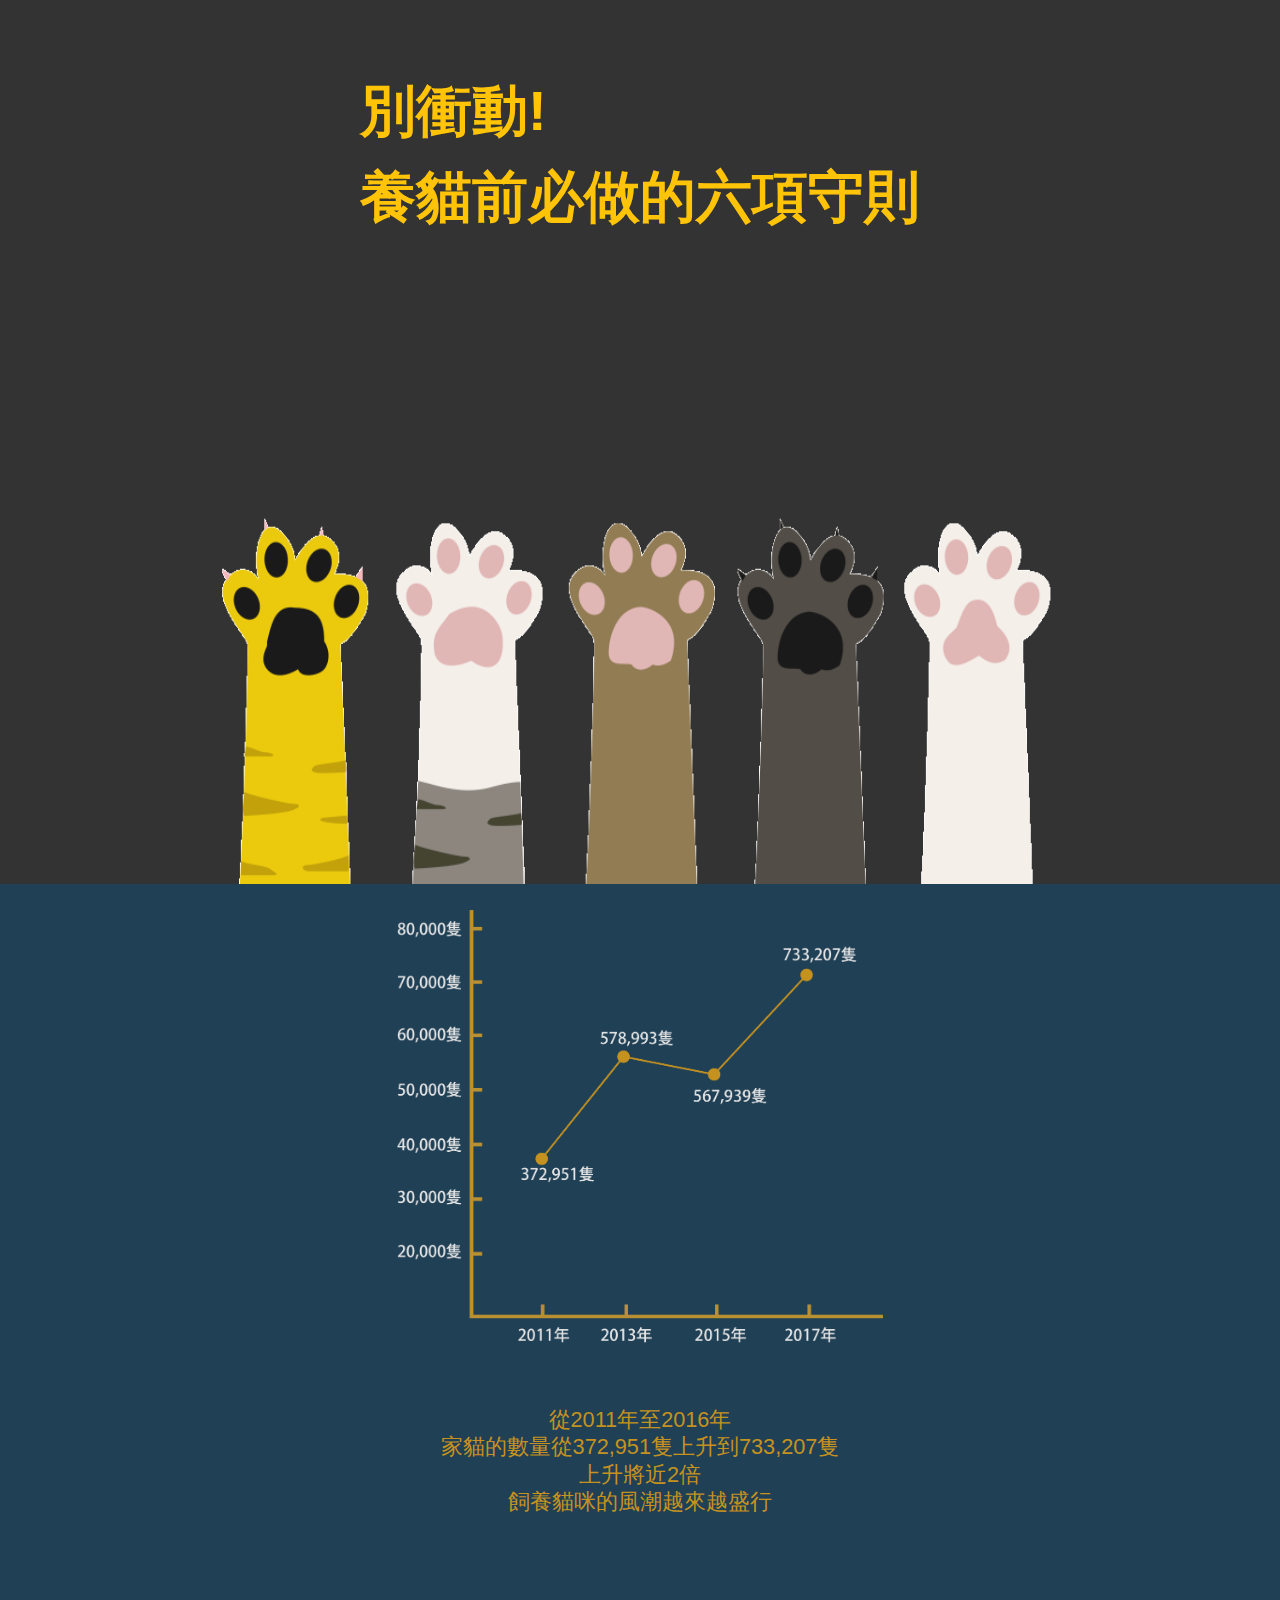
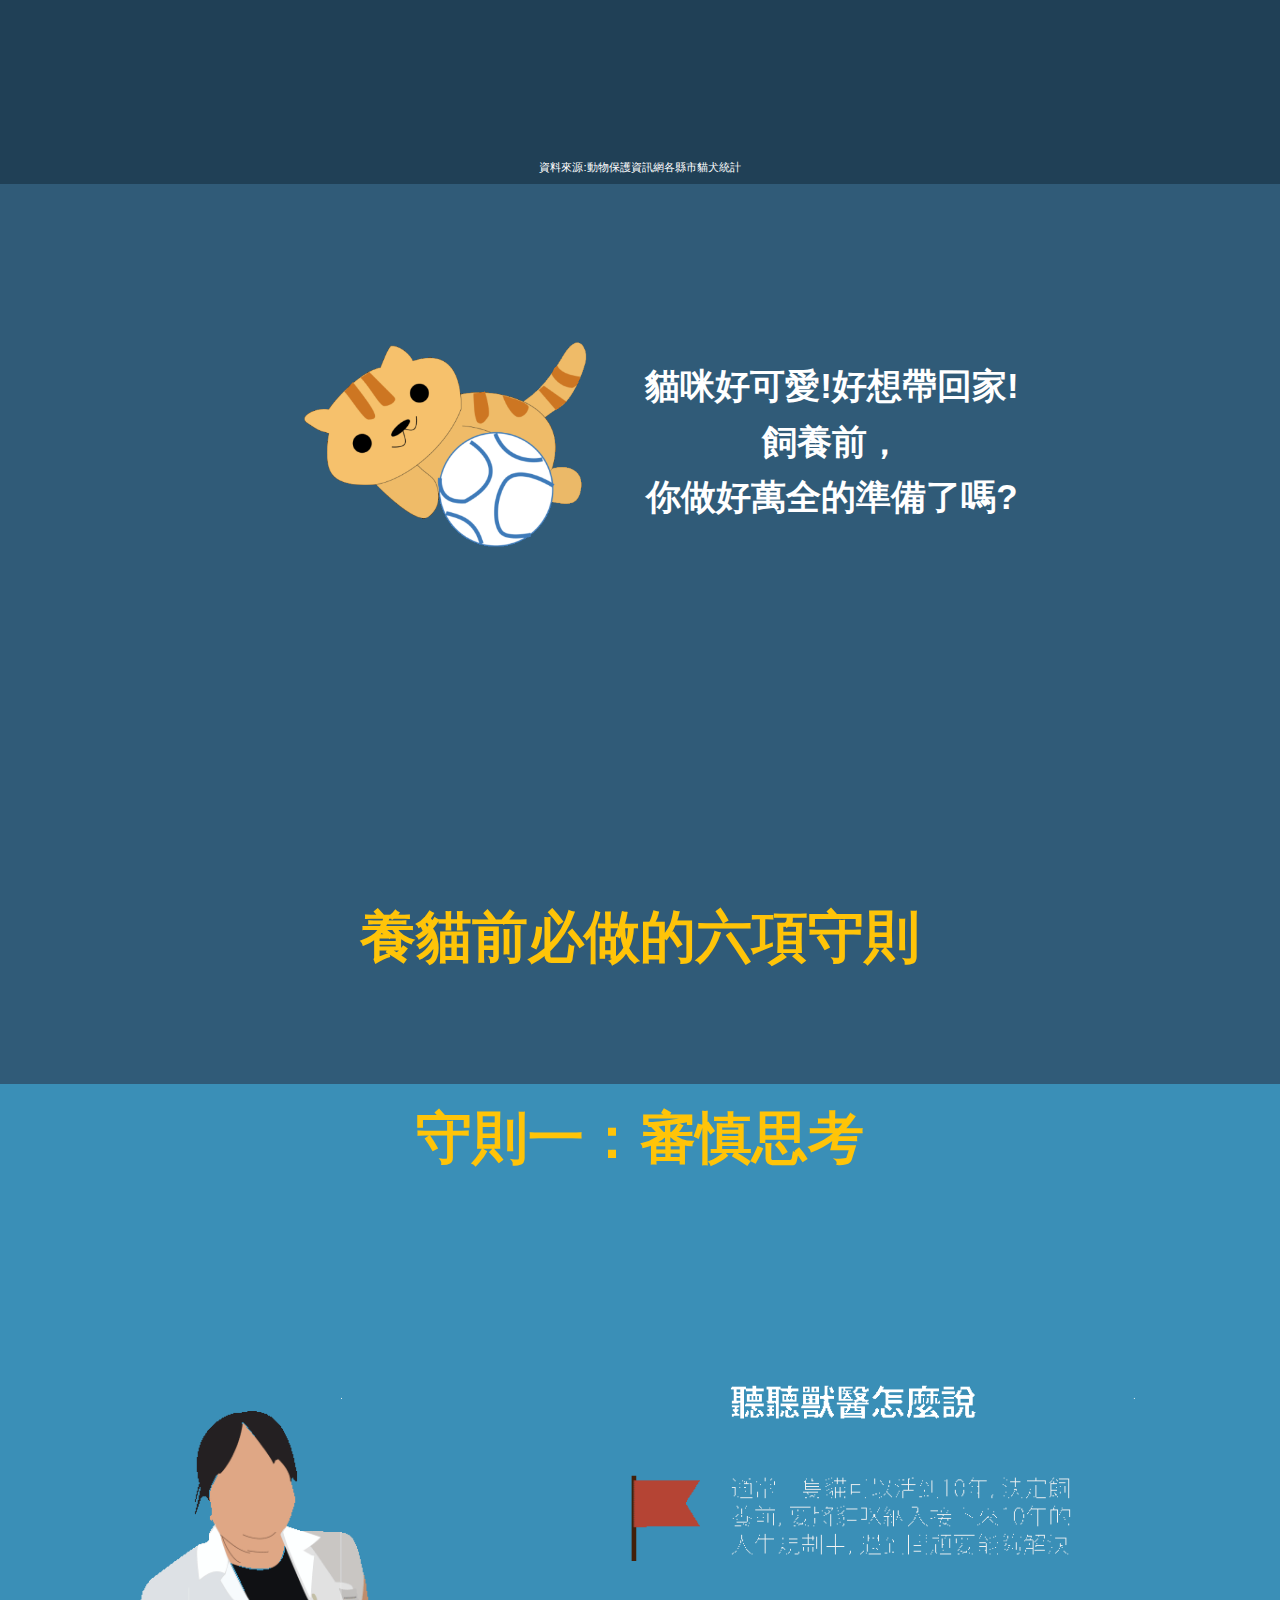
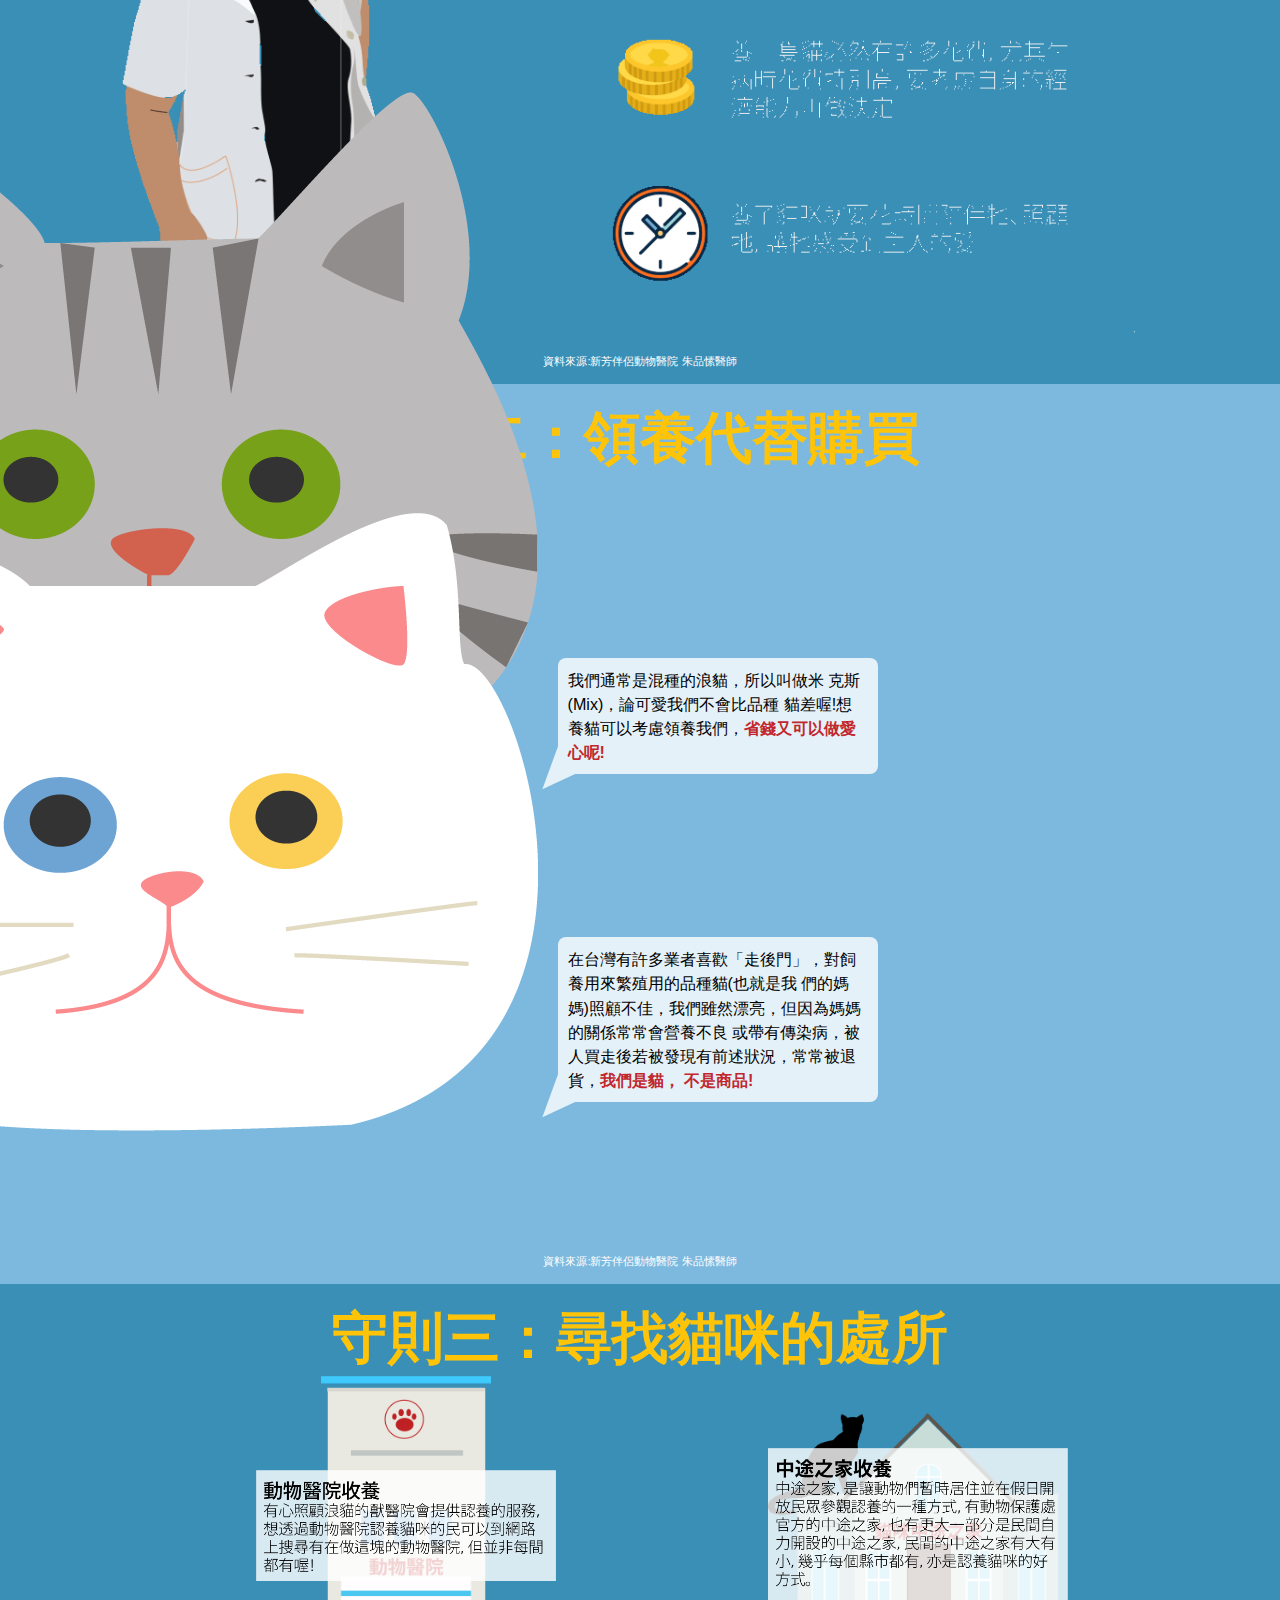
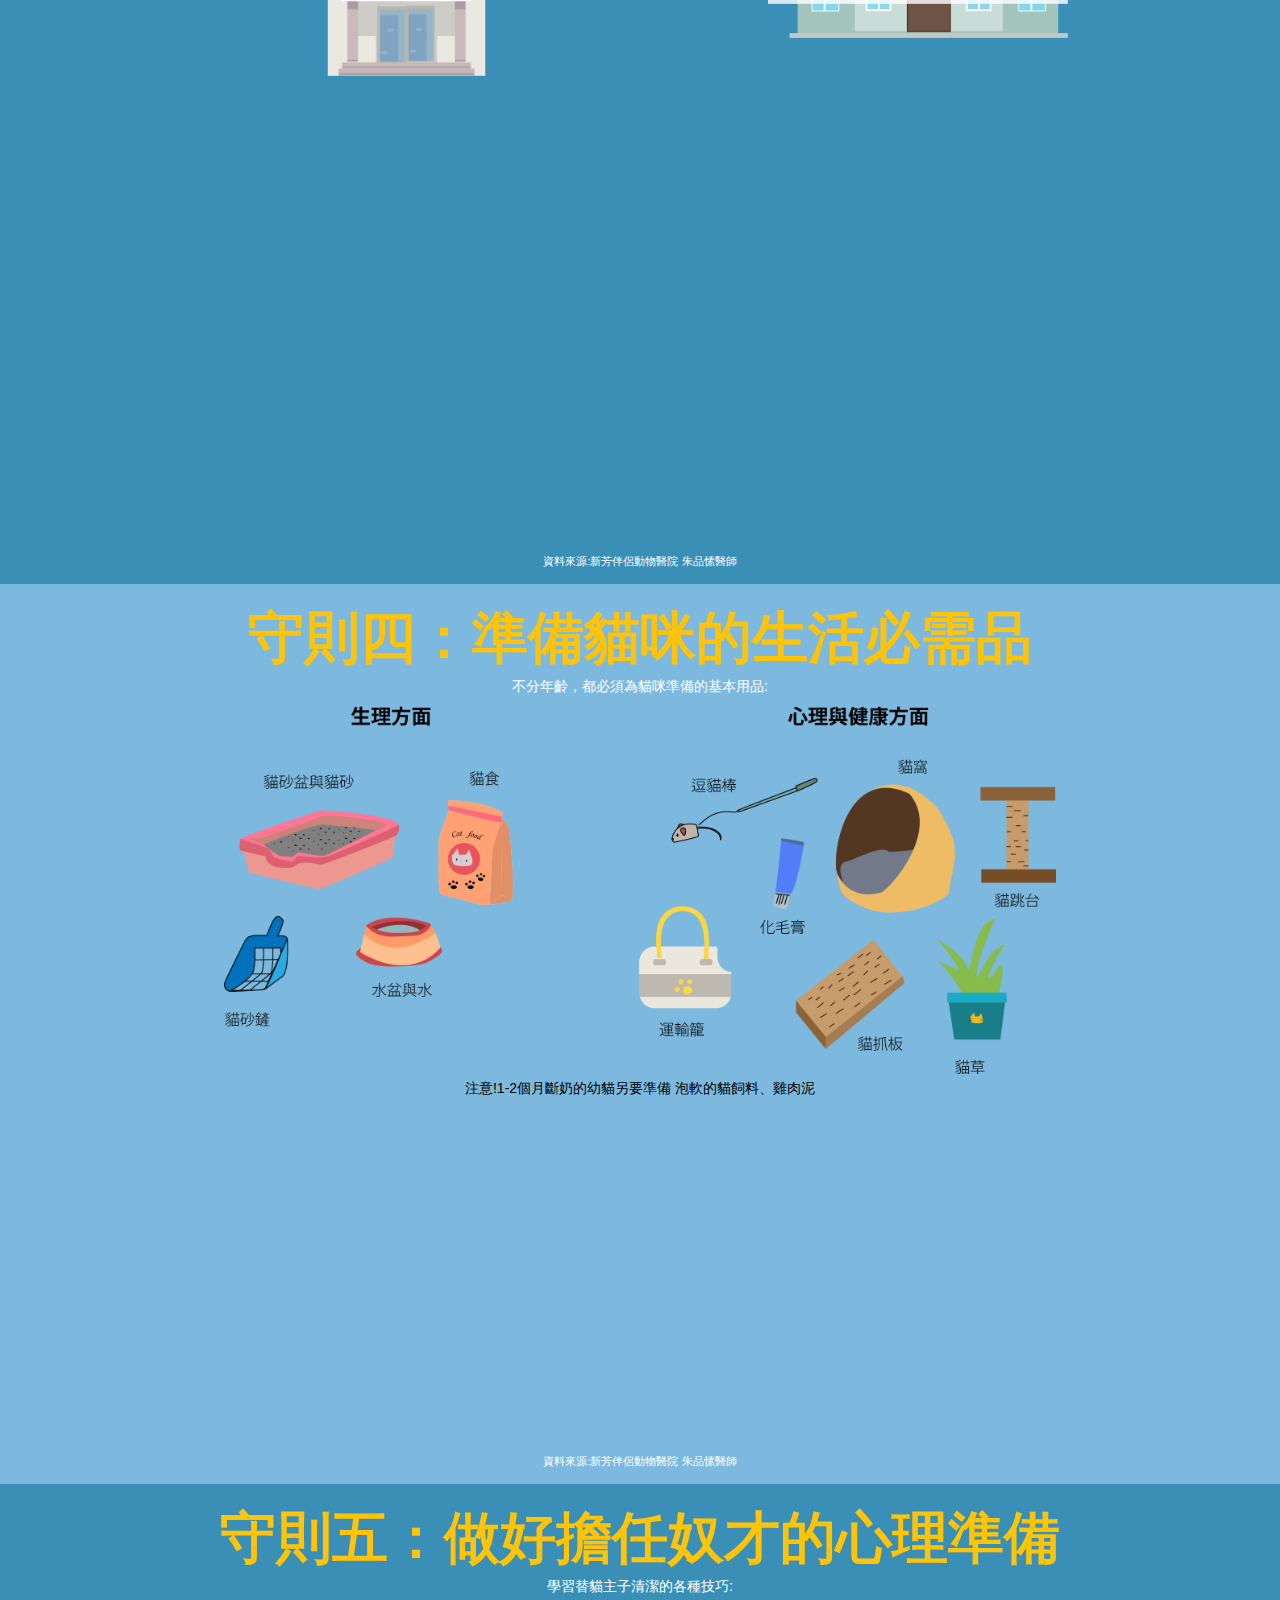
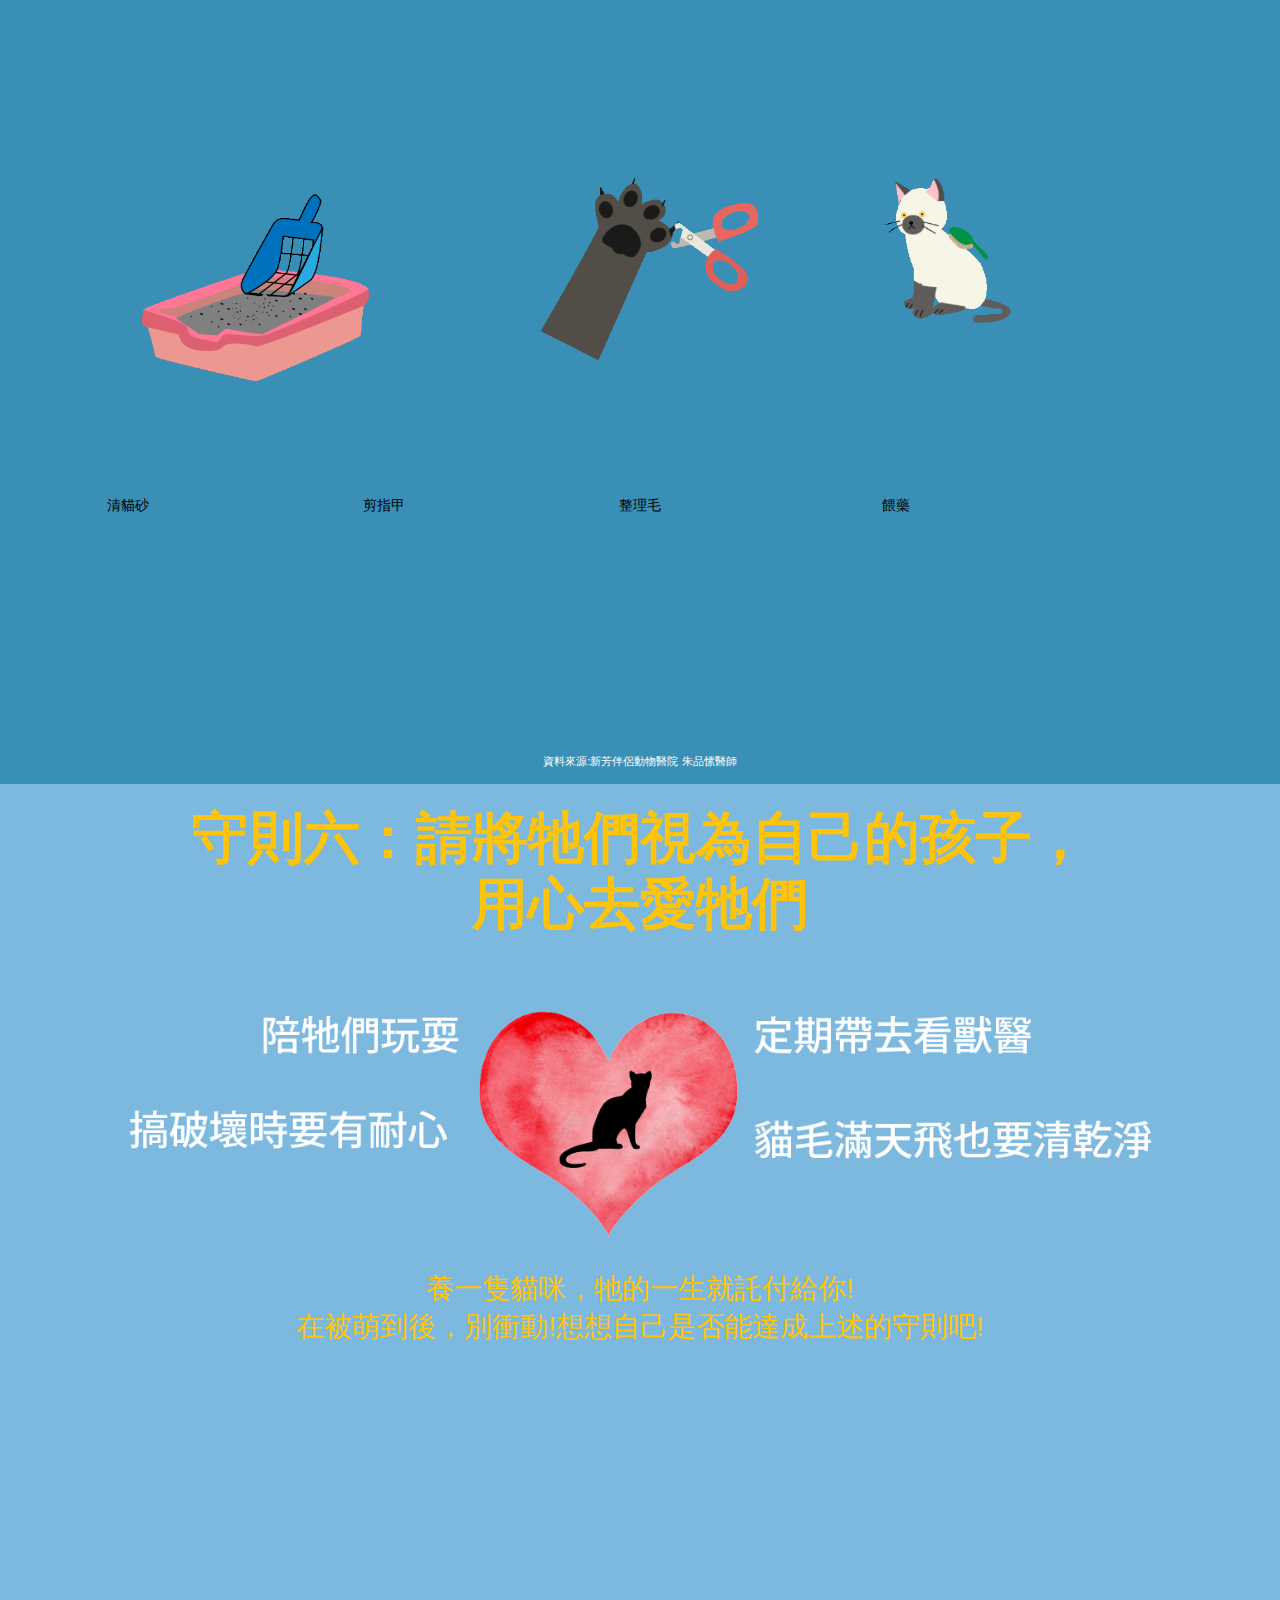
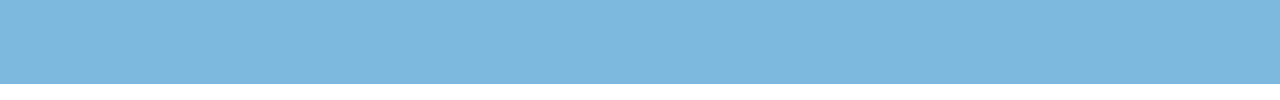
<file: docs/index.html>
<!DOCTYPE html>
<html>
    <script src="https://ajax.googleapis.com/ajax/libs/jquery/3.3.1/jquery.min.js"></script>
    <link rel="stylesheet" href="https://maxcdn.bootstrapcdn.com/bootstrap/3.3.7/css/bootstrap.min.css" integrity="sha384-BVYiiSIFeK1dGmJRAkycuHAHRg32OmUcww7on3RYdg4Va+PmSTsz/K68vbdEjh4u" crossorigin="anonymous">
    <script src="https://maxcdn.bootstrapcdn.com/bootstrap/3.3.7/js/bootstrap.min.js" integrity="sha384-Tc5IQib027qvyjSMfHjOMaLkfuWVxZxUPnCJA7l2mCWNIpG9mGCD8wGNIcPD7Txa" crossorigin="anonymous"></script>
    <script src="script.js"></script>
    <link rel="stylesheet" href="style.css">

<body>
    <div class="container-fluid">
        <section id="page-1" class="">
            <div class="title">
                <span>
                    <p>別衝動!</p>
                    <p class="visible-xs">養貓前必做的</p>
                    <p class="visible-xs">六項守則</p>
                    <p class="hidden-xs">養貓前必做的六項守則</p>
                </span>
            </div>
            <img src="img/1.gif">
        </section>

        <section id="page-2" class="">
            <img src="img/2.png">
            <span class="sm-content">
                <p>從2011年至2016年</p>
                <p class="hidden-xs">家貓的數量從372,951隻上升到733,207隻</p>
                <p class="visible-xs">家貓的數量從</p>
                <p class="visible-xs">372,951隻上升到733,207隻</p>
                <p>上升將近2倍</p>
                <p>飼養貓咪的風潮越來越盛行</p>
            </span>
            <p class="src">
                <a href="https://animal.coa.gov.tw/html/index_06.html" target="_blank">資料來源:動物保護資訊網各縣市貓犬統計</a>
            </p>
        </section>

        <section id="page-3" class="">
            <div>
                <div class="col1">
                    <img src="img/3.gif">
                </div>
                <div class="col2 bg-content">
                    <p class="hidden-xs">貓咪好可愛!好想帶回家!</p>
                    <p class="visible-xs">貓咪好可愛!</p>
                    <p class="visible-xs">好想帶回家!</p>
                    <p>飼養前，</p>
                    <p class="hidden-xs">你做好萬全的準備了嗎?</p>
                    <p class="visible-xs">你做好萬全的</p>
                    <p class="visible-xs">準備了嗎?</p>
                </div>
            </div>
            <p class="title hidden-xs">養貓前必做的六項守則</p>
            <p class="title visible-xs">養貓前必做的</p>
            <p class="title visible-xs">六項守則</p>
        </section>

        <section id="page-4" class="">
            <p class="title hidden-xs">守則一：審慎思考</p>
            <p class="title visible-xs">守則一：</p>
            <p class="title visible-xs">審慎思考</p>
            <img src="img/4.gif">
            <p class="src">
                資料來源:新芳伴侶動物醫院 朱品愫醫師
            </p>
        </section>

        <section id="page-5" class="">
            <p class="title hidden-xs">守則二：領養代替購買</p>
            <p class="title visible-xs">守則二：</p>
            <p class="title visible-xs">領養代替購買</p>
            <div>
                <div class="col11">
                    <img src="img/5-m.png">
                </div>
                <span class="col12">
                    <!-- <img src="img/5-m2.png"> -->
                    <div>
                        <p>
                            我們通常是混種的浪貓，所以叫做米 克斯(Mix)，論可愛我們不會比品種 貓差喔!想養貓可以考慮領養我們，<span>省錢又可以做愛心呢!</span>
                        </p>
                    </div>
                </span>
                <span class="col21">
                    <img src="img/5-b.png">
                </span>
                <span class="col22">
                    <!-- <img src="img/5-b2.png"> -->
                    <div>
                        <p>
                            在台灣有許多業者喜歡「走後門」，對飼養用來繁殖用的品種貓(也就是我 們的媽媽)照顧不佳，我們雖然漂亮，但因為媽媽的關係常常會營養不良 或帶有傳染病，被人買走後若被發現有前述狀況，常常被退貨，<span>我們是貓， 不是商品!</span>
                        </p>
                    </div>
                </span>
            </div>
            <p class="src">
                資料來源:新芳伴侶動物醫院 朱品愫醫師
            </p>
        </section>

        <section id="page-6" class="">
            <p class="title hidden-xs">守則三：尋找貓咪的處所</p>
            <p class="title visible-xs">守則三：</p>
            <p class="title visible-xs">尋找貓咪的處所</p>
            <div>
                <div class="col1">
                    <div>
                        <img src="img/6-h.png" class="house">
                        <img src="img/6-h2.png">
                    </div>
                </div>
                <div class="col2">
                    <div>
                        <img src="img/6-m.png" class="house">
                        <img src="img/6-m2.png">
                    </div>
                </div>
            </div>
            <p class="src">
                資料來源:新芳伴侶動物醫院 朱品愫醫師
            </p>
        </section>

        <section id="page-7" class="">
            <p class="title hidden-xs">守則四：準備貓咪的生活必需品</p>
            <p class="title visible-xs">守則四：</p>
            <p class="title visible-xs">準備貓咪的</p>
            <p class="title visible-xs">生活必需品</p>
            <p style="color: #fff;">不分年齡，都必須為貓咪準備的基本用品:</p>
            <img src="img/7.png">
            <p style="color: #000;">注意!1-2個月斷奶的幼貓另要準備 泡軟的貓飼料、雞肉泥</p>
            <p class="src">
                資料來源:新芳伴侶動物醫院 朱品愫醫師
            </p>
        </section>

        <section id="page-8" class="">
            <p class="title hidden-xs">守則五：做好擔任奴才的心理準備</p>
            <p class="title visible-xs">守則五：</p>
            <p class="title visible-xs">做好擔任奴才的</p>
            <p class="title visible-xs">心理準備</p>
            <p style="color: #fff;">學習替貓主子清潔的各種技巧:</p>
            <div>
                <div class="col11"> <img src="img/8-1.gif"></div>
                <div class="col21"> <img src="img/8-2.gif"></div>
                <div class="col31"> <img src="img/8-3.gif"></div>
                <div class="col41"> <img src="img/8-4.gif"></div>

                <div class="col12"> 清貓砂</div>
                <div class="col22"> 剪指甲</div>
                <div class="col32"> 整理毛</div>
                <div class="col42"> 餵藥</div>
            </div>
            <p class="src">
                資料來源:新芳伴侶動物醫院 朱品愫醫師
            </p>
        </section>

        <section id="page-9" class="">
            <p class="title hidden-xs">守則六：請將牠們視為自己的孩子，</p>
            <p class="title hidden-xs">用心去愛牠們</p>
            <p class="title visible-xs">守則六：</p>
            <p class="title visible-xs">請將牠們視為</p>
            <p class="title visible-xs">自己的孩子，</p>
            <p class="title visible-xs">用心去愛牠們</p>
            <img src="img/9.png">
            <div>
                <p class="hidden-xs md-content">養一隻貓咪，牠的一生就託付給你!</p>
                <p class="hidden-xs md-content">在被萌到後，別衝動!想想自己是否能達成上述的守則吧!</p>
            </div>
        </section>

    </div>
</body>
</html>
</file>
<file: docs/style.css>
body{
    margin: 0;
    margin-top: -16px;
    font-family: "Microsoft Jhenghei", "Arial";
}
section{
    height: 100vh;
    text-align: center;
    color: #ffc408;
    position: relative;
    white-space: nowrap;
    /*padding-top: 5%;*/
    padding-top: 2%;
}
a{
    color: inherit;
    text-decoration: none;
}
.container-fluid{
    padding-left: 0;
    padding-right: 0;
}
.src{
    position: absolute;
    bottom: 5px;
    color: #fff;
    font-size: 0.8em;
    width: 100%;
    text-align: center;
}
.title{
    font-size: 4em;
    /*line-height: 60%;*/
    line-height: 1;
    font-weight: bold;
}
.sm-content{
    font-size: 1.55em;
    line-height: 0.8;
    color: #c59220;
}
.md-content{
    font-size: 2em;
    line-height: 1;
}
.bg-content{
    font-size: 2.5em;
    line-height: 1.3;
    color: #fff;
    font-weight: bold;
}
.col1{
    grid-column-start: 1;
    grid-column-end: 2;
}
.col2{
    grid-column-start: 2;
    grid-column-end: 3;   
}
#page-1{
    background: #333;
}
#page-2{
    background: #204056;
    line-height: 0.3;
}
#page-3{
    background: #305b78;
}
#page-4{
    background: #3a8fb7;
}
#page-5{
    background: #7db9de;
}
#page-6{
    background: #3a8fb7;
}
#page-7{
    background: #7db9de;
}
#page-8{
    background: #3a8fb7;
}
#page-9{
    background: #7db9de;
}
#page-1 img{
    height: 100%;
    max-width: 100%;
    bottom: 0;
}
#page-1 div{
    width: 100%;
    height: 60%;
    position: absolute;
    padding-top: 5%;
}
#page-1 div span{
    display: inline-block;
    vertical-align: middle;
    line-height: normal;
    text-align: left;
}
#page-2 img{
    margin: 5%;
    margin-top: 0;
    height: 50%;
    max-width: 80%;
    object-fit: contain;
}
#page-3>div{
    display: grid;
    grid-template-columns: 50% 50%;
    grid-template-areas: "img content";
    width: 60%;
    margin-left: 20%;
    height: 80%;
}
#page-3 img{
    width: 230%;
    margin-left: -20%;

}

@media (max-width: 768px){
    #page-3>div{
/*        grid-template-columns: 100%;
        grid-template-rows: 30% 30%;
        grid-template-areas: "img" "content";*/
        height: 70%;
    }
    #page-3 img{
        margin-top: 90%;
    }
    #page-3 .title{
        line-height: 1;
    }
}

#page-3 .bg-content{
    /*white-space: nowrap;*/
    margin-top: 40%;
}
#page-3 .col1{
    grid-area: img;
}
#page-3 .col2{
    grid-area: content;
}
#page-4 img{
    width: 100%;
    max-height: 100%;
    object-fit: contain;
    position: absolute;
    left: 0;
    bottom: 18px;
}
#page-5>div{
    display: grid;
    grid-template-columns: 40% 50%;
    grid-template-rows: 50% 50%;
    grid-template-areas: "mix mix-text" "brand brand-text";
    height: 75%;
    width: 80%;
    margin-left: 10%;
    position: relative;
}
#page-5 .col11{
    grid-area: mix;
    z-index: 0;
}
#page-5 .col12{
    grid-area: mix-text;
    z-index: 1;
}
#page-5 .col21{
    grid-area: brand;
    z-index: 0;
}
#page-5 .col22{
    grid-area: brand-text;
    z-index: 1;
}
#page-5 .col11 img, #page-5 .col21 img{
    /*width: 30%;*/
    height: 70;
    object-fit: contain;
    position: absolute;
    right: 0;
    bottom: 0;
}
#page-5 .col12 img, #page-5 .col22 img{
    width: 45%;
    height: 80%;
    left: 0;
    bottom: 0;
    object-fit: contain;
    position: absolute;
}
#page-5 .col12 div p, #page-5 .col22 div p{
    margin-left: 20px;
    background: #e5f1f8;
    white-space: normal;
    color: #000;
    border-radius: 8px;
    width: 320px;
    /*max-width: 40%;*/
    text-align: left;
    padding: 10px;
    line-height: 1.5;
    font-size: 1.15em;
}
#page-5 .col12 div p span, #page-5 .col22 div p span{
    color: #c1272d;
    font-weight: bold;
}
#page-5 .col12 div, #page-5 .col22 div{
    position: absolute;
    bottom: -10%;
    left: 0;
}
@media (max-width: 768px){
    /*#page-5 > div{
        grid-template-columns: 100%;
        grid-template-rows: 25% 25% 25% 25%;
        grid-template-areas: "mix-text" "mix" "brand-text" "brand";  
    }
    #page-5 .col11 img, #page-5 .col21 img{
        left: 0;
    }
    #page-5 .col12 div, #page-5 .col22 div{
        margin-left: calc((100% - 340px)/2);
        bottom: 0;
    }
    #page-5 .col12 div p, #page-5 .col22 div p{
        right: 0;
    }
    #page-5 .col11 img, #page-5 .col21 img{
        left: 0;
        right: initial;
        width: 50%;
    }*/
}
#page-5 .col12 div::after, #page-5 .col22 div::after {
    border-color: transparent transparent transparent #e5f1f8;
    border-image: none;
    border-style: solid;
    border-width: 26px;
    top: 13px;
    content: " ";
    display: block;
    right: -1%;
    position: relative;
    transform: rotate(20deg);
}
#page-5 .col11, #page-5 .col21{
    position: relative;
    bottom: 0;
    right: 0;
}
#page-5 .col12, #page-5 .col22{
    position: relative;
}
#page-5 .col11 div, #page-5 .col21 div{
    /*position: absolute;*/
}
#page-6 > div{
    display: grid;
    margin-left: 20%;
    width: 80%;
    height: 75%;
    grid-template-columns: 50% 50%;
    grid-template-areas: "hospital midway";
    position: relative;
}
#page-6 .col1 img, #page-6 .col2 img{
    width: 300px;
    height: 300px;
    object-fit: contain;
    position: absolute;
}
@media (max-width: 768px){
    #page-6 > div{
        grid-template-columns: 100%;
        grid-template-rows: 50% 50%;
        grid-template-areas: "hospital" "midway";       
    }
    #page-6 .col1 img, #page-6 .col2 img{
        width: 200px;
        height: 200px;
    }
}
#page-6 .col1{
    grid-area: hospital;
}
#page-6 .col1>div, #page-6 .col2>div{
    position: absolute;
    /*left: 0;*/
}
#page-6 .house:hover{
    opacity: 0.5;
}
#page-6 .col2{
    grid-area: midway;
}
#page-7 img{
    width: 65%;
}
#page-8 > div{
    display: grid;
    position: relative;
    height: 70%;
    width: 80%;
    grid-template-columns: 25% 25% 25% 25%;
    grid-template-rows: 80% 20%;
    grid-template-areas: "sand nail hair med" "sand-text nail-text hair-text med-text";
    color: #000;
}
@media (max-width: 768px){
    #page-8 > div{
        grid-template-columns: 80%;
        grid-template-rows: 20% 5% 20% 5% 20% 5% 20% 5%;
        grid-template-areas: "sand" "sand-text" "nail" "nail-text" "hair" " hair-text" "med" "med-text";
    }
}
#page-8 .col11{
    grid-area: sand;
}
#page-8 .col21{
    grid-area: nail;
}
#page-8 .col31{
    grid-area: hair;
}
#page-8 .col41{
    grid-area: med;
}
#page-8 .col12{
    grid-area: sand-text;
}
#page-8 .col22{
    grid-area: nail-text;
}
#page-8 .col32{
    grid-area: hair-text;
}
#page-8 .col42{
    grid-area: med-text;
}
#page-8 img{
    height: 100%;
}
#page-9 img{
    margin-top: 5%;
    margin-bottom: -5%;
    width: 80%;
    /*max-width: 50%*/
}
#page-9 > div{
    margin-top: 7%;
    /*position: absolute;*/
    /*bottom: 10%;*/
}
</file>
